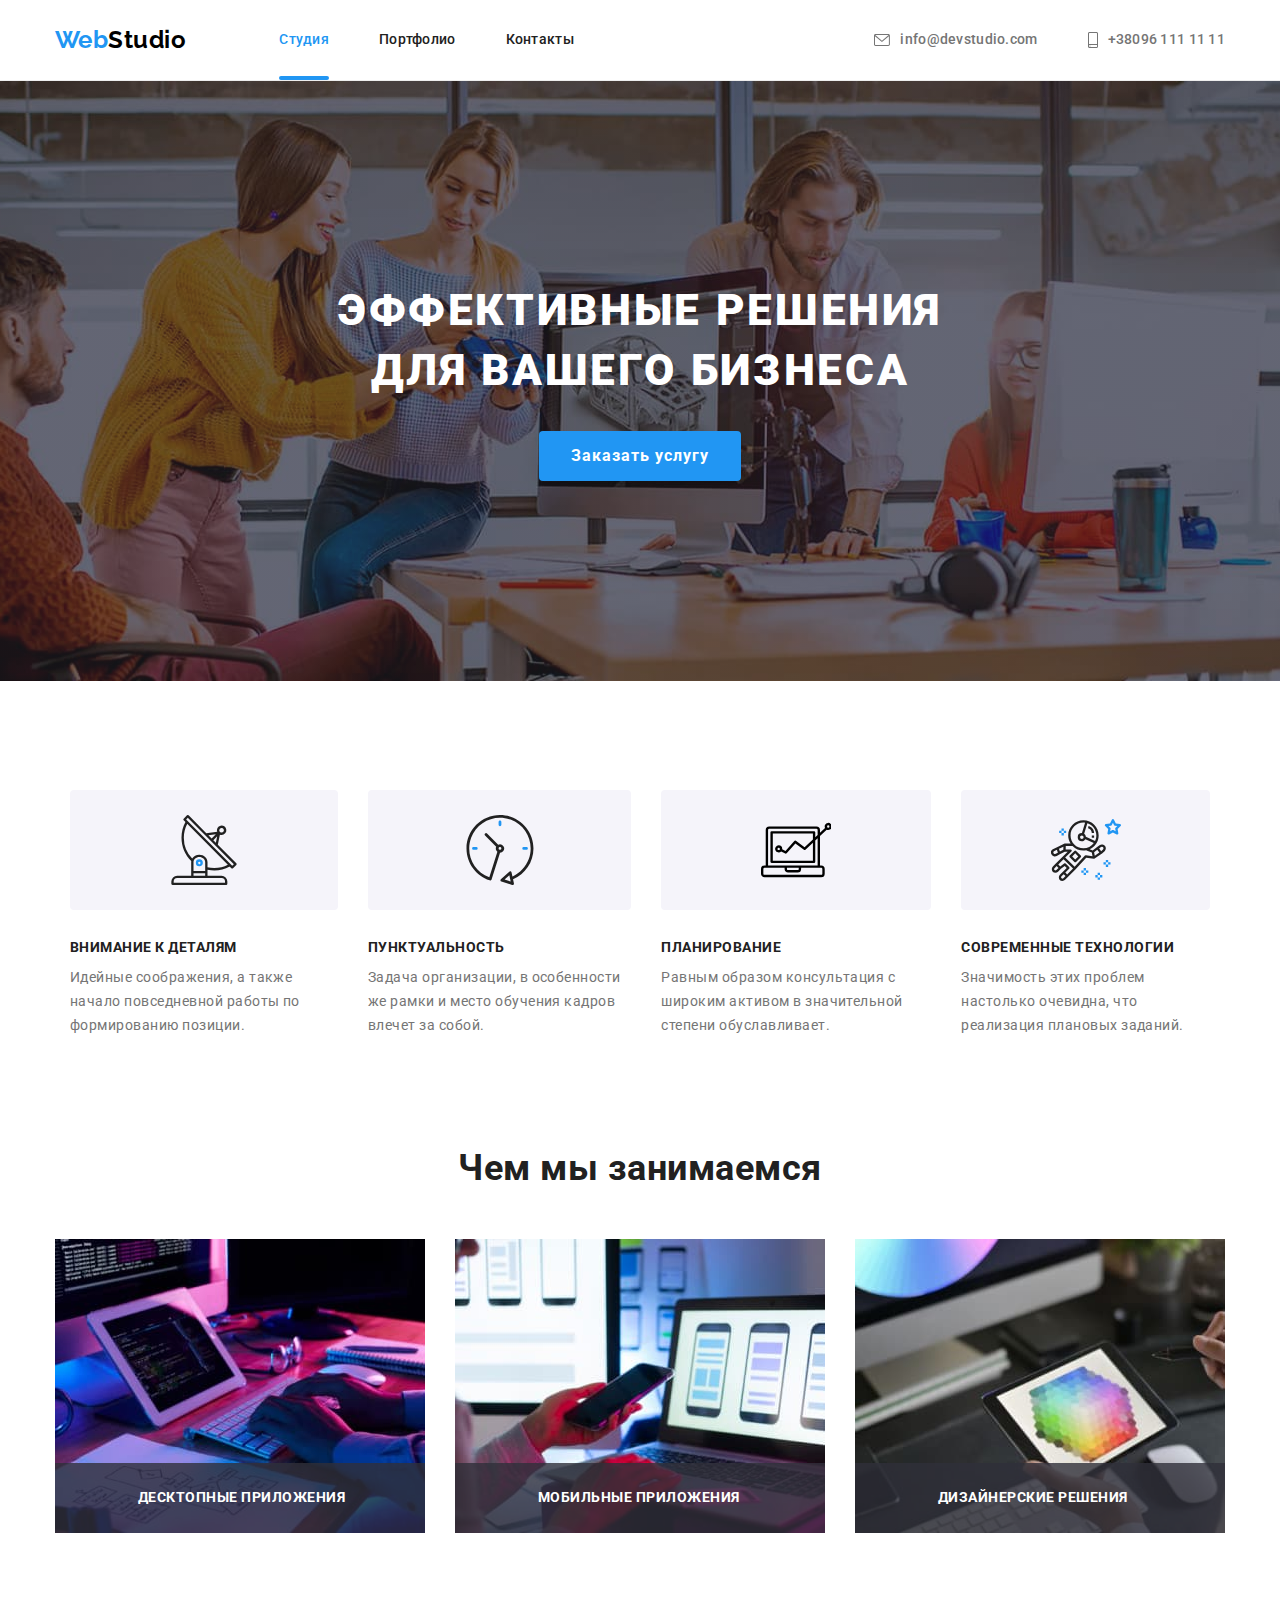
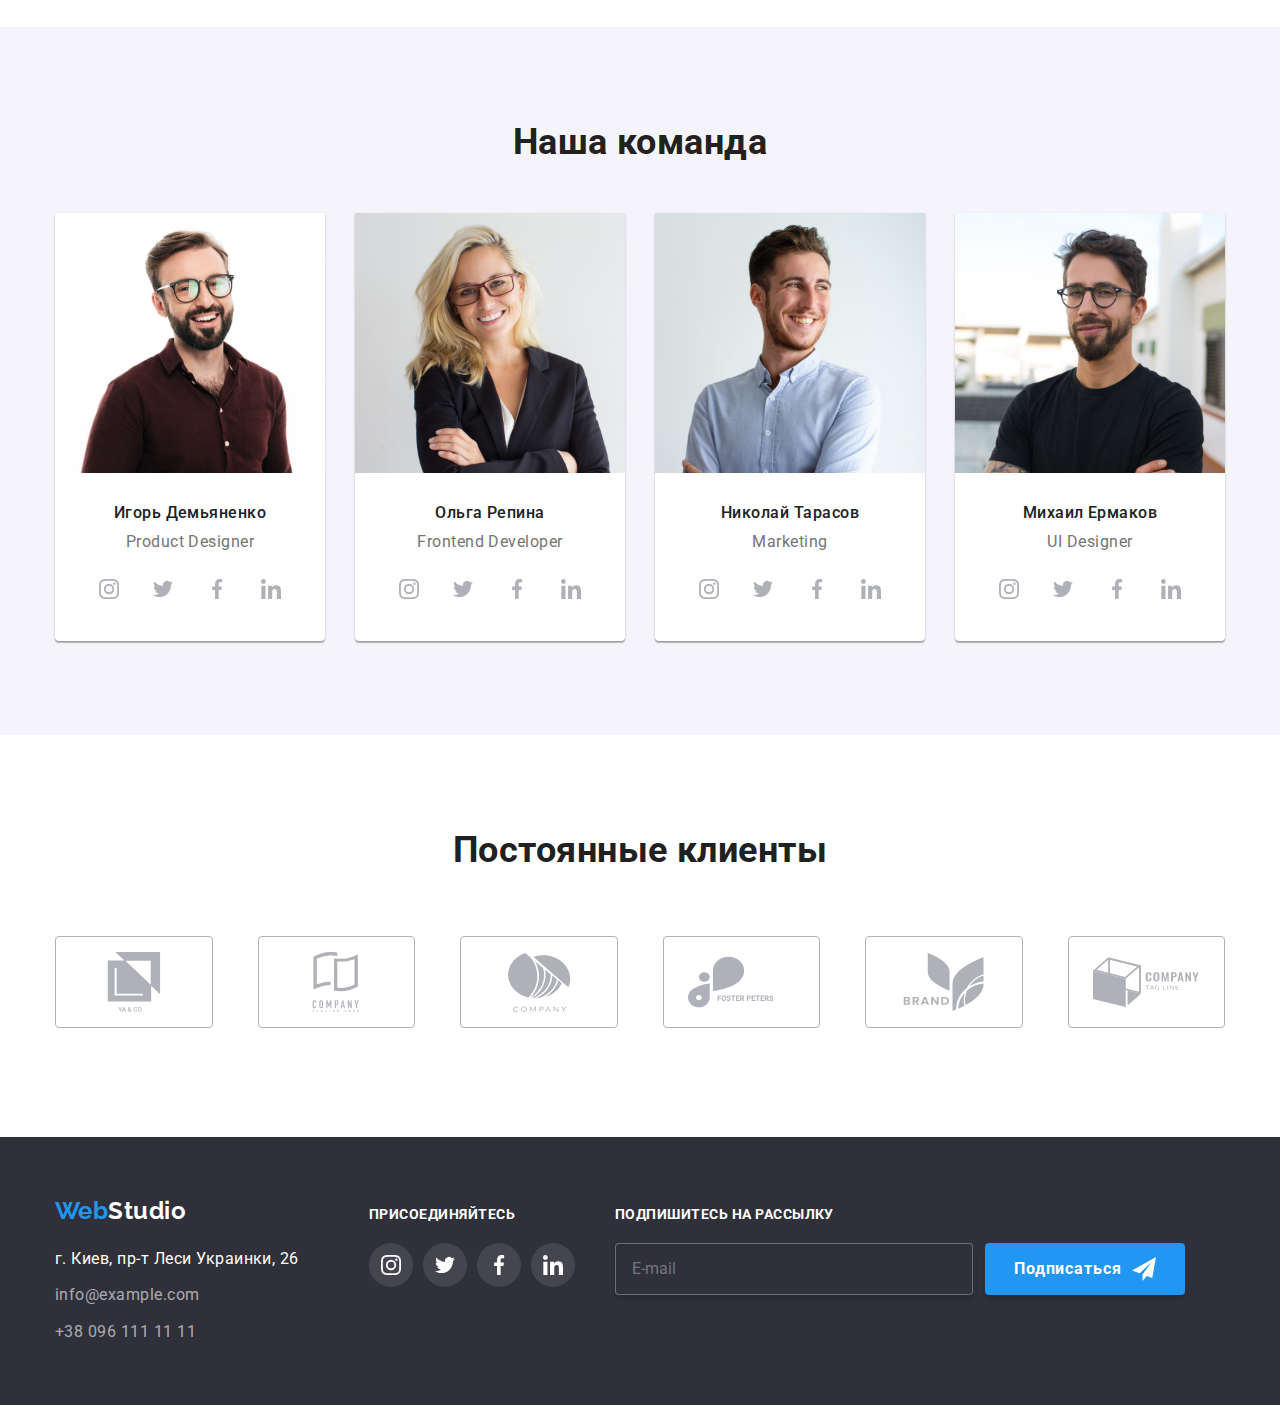
<file: index.html>
<!DOCTYPE html>
<html lang="ru">
  <head>
    <meta charset="utf-8" />
    <meta http-equiv="x-ua-compatible" content="ie=edge" />
    <meta name="viewport" content="width=device-width, initial-scale=1.0" />
    <title>WebStudio</title>
    <link rel="preconnect" href="https://fonts.googleapis.com" />
    <link rel="preconnect" href="https://fonts.gstatic.com" crossorigin />
    <link
      href="https://fonts.googleapis.com/css2?family=Raleway:wght@700&family=Roboto:wght@400;500;700;900&display=swap"
      rel="stylesheet"
    />
    <link
      rel="stylesheet"
      href="https://cdnjs.cloudflare.com/ajax/libs/modern-normalize/1.1.0/modern-normalize.min.css"
    />
    <link rel="stylesheet" href="./css/main.min.css" />
  </head>
  <body>
    <!--Шапка сайта. С логотипом и навигация-->
    <header class="header">
      <div class="container container--position">
        <div class="menu">
          <a href="./index.html" class="logo"><span class="logo__color">Web</span>Studio </a>
          <button
            type="button"
            class="menu__mobile-button"
            aria-expanded="false"
            aria-controls="menu-mobile"
            data-menu-button
          >
            <svg
              class="mobile-menu__icons"
              width="24"
              height="16"
              aria-label="Переключатель мобильного меню"
            >
              <use class="menu__icon-open" href="./images/icons/symbol-defs.svg#icon-menu"></use>
              <use class="menu__icon-close" href="./images/icons/symbol-defs.svg#icon-closes"></use>
            </svg>
          </button>

          <!--Контакты-->

          <div class="menu-mobile" id="menu-mobile" data-menu>
            <nav class="nav">
              <ul class="nav__list">
                <li class="nav__item">
                  <a href="#studio" class="nav__link nav__link--active">Студия</a>
                </li>
                <li class="nav__item">
                  <a href="./portfolio.html" class="nav__link">Портфолио</a>
                </li>
                <li class="nav__item"><a href="" class="nav__link">Контакты</a></li>
              </ul>
            </nav>

            <ul class="contact">
              <li class="contact__item">
                <a href="mailto:info@devstudio.com" class="contact__link">
                  <svg class="contact__icon" width="16" height="12">
                    <use href="./images/icons/symbol-defs.svg#icon-mail"></use>
                  </svg>
                  info@devstudio.com
                </a>
              </li>
              <li class="contact__item">
                <a href="tel:+380961111111" class="contact__link contact__link--tel">
                  <svg class="contact__icon" width="10" height="16">
                    <use href="./images/icons/symbol-defs.svg#icon-smartphone"></use>
                  </svg>
                  +38096 111 11 11
                </a>
              </li>
            </ul>

            <ul class="mobile-social__list">
              <li class="mobile-social__item">
                <a href="#" class="mobile-social__link">Instagram </a>
              </li>

              <li class="mobile-social__item">
                <a href="#" class="mobile-social__link">Twitter </a>
              </li>

              <li class="mobile-social__item">
                <a href="#" class="mobile-social__link">Facebook </a>
              </li>

              <li class="mobile-social__item">
                <a href="#" class="mobile-social__link">LinkedIn </a>
              </li>
            </ul>
          </div>
        </div>
      </div>
    </header>

    <main id="studio">
      <!--Герой-->

      <section class="hero">
        <div class="container">
          <h1 class="hero__title">Эффективные решения для вашего бизнеса</h1>
          <button data-modal-open type="button" class="button">Заказать услугу</button>
        </div>
      </section>

      <!--Проекты.-->
      <section class="section">
        <div class="container">
          <h2 class="hidden-title">Особенности</h2>
          <ul class="advantage">
            <li class="advantage__item">
              <div class="advantage__icon">
                <svg width="70" height="70">
                  <use href="./images/icons/symbol-defs.svg#icon-Antenna"></use>
                </svg>
              </div>
              <h3 class="title">Внимание к деталям</h3>
              <p class="advantage__text">
                Идейные соображения, а также начало повседневной работы по формированию позиции.
              </p>
            </li>
            <li class="advantage__item">
              <div class="advantage__icon">
                <svg width="70" height="70">
                  <use href="./images/icons/symbol-defs.svg#icon-Clock"></use>
                </svg>
              </div>
              <h3 class="title">Пунктуальность</h3>
              <p class="advantage__text">
                Задача организации, в особенности же рамки и место обучения кадров влечет за собой.
              </p>
            </li>
            <li class="advantage__item">
              <div class="advantage__icon">
                <svg width="70" height="70">
                  <use href="./images/icons/symbol-defs.svg#icon-Vector"></use>
                </svg>
              </div>
              <h3 class="title">Планирование</h3>
              <p class="advantage__text">
                Равным образом консультация с широким активом в значительной степени обуславливает.
              </p>
            </li>
            <li class="advantage__item">
              <div class="advantage__icon">
                <svg width="70" height="70">
                  <use href="./images/icons/symbol-defs.svg#icon-Astronaut"></use>
                </svg>
              </div>
              <h3 class="title">Современные технологии</h3>
              <p class="advantage__text">
                Значимость этих проблем настолько очевидна, что реализация плановых заданий.
              </p>
            </li>
          </ul>
        </div>
      </section>
      <!--Карточки проектов-->
      <section class="section section--no-padding">
        <div class="container">
          <h2 class="section--title">Чем мы занимаемся</h2>
          <ul class="cards-project">
            <li class="cards-project__item">
              <img
                src="./images/box1.jpg"
                srcset="./images/box1.jpg 1x, ./images/box1@2x.jpg 2x"
                alt="Создание структуры"
                width="370"
                height="294"
              />

              <div class="cards-project__thumb">
                <h3 class="title cards-project__title">Десктопные приложения</h3>
              </div>
            </li>
            <li class="cards-project__item">
              <img
                src="./images/box2.jpg"
                srcset="./images/box2.jpg 1x, ./images/box2@2x.jpg 2x"
                alt="Визуализация"
                width="370"
                height="294"
              />

              <div class="cards-project__thumb">
                <h3 class="title cards-project__title">Мобильные приложения</h3>
              </div>
            </li>
            <li class="cards-project__item">
              <img
                src="./images/box3.jpg"
                srcset="./images/box3.jpg 1x, ./images/box3@2x.jpg 2x"
                alt="Цветовая гамма"
                width="370"
                height="294"
              />

              <div class="cards-project__thumb">
                <h3 class="title cards-project__title">Дизайнерские решения</h3>
              </div>
            </li>
          </ul>
        </div>
      </section>

      <!--Команда-->
      <section class="section section--discolored">
        <div class="container">
          <h2 class="section--title">Наша команда</h2>
          <ul class="command">
            <li class="command__item">
              <picture>
                <source
                  srcset="./images/igor.jpg 1x, ./images/igorDesc2x.jpg 2x"
                  media="(min-width:1200px)"
                />
                <source
                  srcset="./images/igorTab1x.jpg 1x, ./images/igorTab2x.jpg 2x"
                  media="(min-width:768px)"
                />
                <source
                  srcset="./images/igorMob1x.jpg 1x, ./images/igorMob2x.jpg 2x"
                  media="(min-width:480px)"
                />
                <img src="./images/igor.jpg" alt="Игорь Демьяненко" height="260" />
              </picture>

              <div class="command__meta">
                <h3 class="command__title">Игорь Демьяненко</h3>
                <p class="command__text">Product Designer</p>

                <ul class="social-network">
                  <li class="social-network__item">
                    <a href="" class="social-link">
                      <svg class="social-link__icon" width="20" height="20">
                        <use href="./images/icons/symbol-defs.svg#icon-social-Instagram"></use>
                      </svg>
                    </a>
                  </li>
                  <li class="social-network__item">
                    <a href="" class="social-link">
                      <svg class="social-link__icon" width="20" height="20">
                        <use href="./images/icons/symbol-defs.svg#icon-social-Twitter"></use>
                      </svg>
                    </a>
                  </li>
                  <li class="social-network__item">
                    <a href="" class="social-link">
                      <svg class="social-link__icon" width="20" height="20">
                        <use href="./images/icons/symbol-defs.svg#icon-social-Facebook"></use>
                      </svg>
                    </a>
                  </li>
                  <li class="social-network__item">
                    <a href="" class="social-link">
                      <svg class="social-link__icon" width="20" height="20">
                        <use href="./images/icons/symbol-defs.svg#icon-social-LinkedIn"></use>
                      </svg>
                    </a>
                  </li>
                </ul>
              </div>
            </li>
            <li class="command__item">
              <picture>
                <source
                  srcset="./images/Olga.jpg 1x, ./images/OlgaDesc2x.jpg 2x"
                  media="(min-width:1200px)"
                />
                <source
                  srcset="./images/OlgaTab1x.jpg 1x, ./images/OlgaTab2x.jpg 2x"
                  media="(min-width:768px)"
                />
                <source
                  srcset="./images/OlgaMob1x.jpg 1x, ./images/OlgaMob@2x.jpg 2x"
                  media="(min-width:480px)"
                />
                <img src="./images/Olga.jpg" alt="Ольга Репина" height="260" />
              </picture>

              <div class="command__meta">
                <h3 class="command__title">Ольга Репина</h3>
                <p class="command__text">Frontend Developer</p>

                <ul class="social-network">
                  <li class="social-network__item">
                    <a href="" class="social-link">
                      <svg class="social-link__icon" width="20" height="20">
                        <use href="./images/icons/symbol-defs.svg#icon-social-Instagram"></use>
                      </svg>
                    </a>
                  </li>
                  <li class="social-network__item">
                    <a href="" class="social-link">
                      <svg class="social-link__icon" width="20" height="20">
                        <use href="./images/icons/symbol-defs.svg#icon-social-Twitter"></use>
                      </svg>
                    </a>
                  </li>
                  <li class="social-network__item">
                    <a href="" class="social-link">
                      <svg class="social-link__icon" width="20" height="20">
                        <use href="./images/icons/symbol-defs.svg#icon-social-Facebook"></use>
                      </svg>
                    </a>
                  </li>
                  <li class="social-network__item">
                    <a href="" class="social-link">
                      <svg class="social-link__icon" width="20" height="20">
                        <use href="./images/icons/symbol-defs.svg#icon-social-LinkedIn"></use>
                      </svg>
                    </a>
                  </li>
                </ul>
              </div>
            </li>
            <li class="command__item">
              <picture>
                <source
                  srcset="./images/Nicholas.jpg 1x, ./images/NicholasDesc2x.jpg 2x"
                  media="(min-width:1200px)"
                />
                <source
                  srcset="./images/NicholasTab1x.jpg 1x, ./images/NicholasTab2x.jpg 2x"
                  media="(min-width:768px)"
                />
                <source
                  srcset="./images/NicholasMob1x.jpg 1x, ./images/NicholasMob2x.jpg 2x"
                  media="(min-width:480px)"
                />
                <img src="./images/Nicholas.jpg" alt="Николай Тарасов" height="260" />
              </picture>

              <div class="command__meta">
                <h3 class="command__title">Николай Тарасов</h3>
                <p class="command__text">Marketing</p>

                <ul class="social-network">
                  <li class="social-network__item">
                    <a href="" class="social-link">
                      <svg class="social-link__icon" width="20" height="20">
                        <use href="./images/icons/symbol-defs.svg#icon-social-Instagram"></use>
                      </svg>
                    </a>
                  </li>
                  <li class="social-network__item">
                    <a href="" class="social-link">
                      <svg class="social-link__icon" width="20" height="20">
                        <use href="./images/icons/symbol-defs.svg#icon-social-Twitter"></use>
                      </svg>
                    </a>
                  </li>
                  <li class="social-network__item">
                    <a href="" class="social-link">
                      <svg class="social-link__icon" width="20" height="20">
                        <use href="./images/icons/symbol-defs.svg#icon-social-Facebook"></use>
                      </svg>
                    </a>
                  </li>
                  <li class="social-network__item">
                    <a href="" class="social-link">
                      <svg class="social-link__icon" width="20" height="20">
                        <use href="./images/icons/symbol-defs.svg#icon-social-LinkedIn"></use>
                      </svg>
                    </a>
                  </li>
                </ul>
              </div>
            </li>
            <li class="command__item">
              <picture>
                <source
                  srcset="./images/Michael.jpg 1x, ./images/MichaelDesc2x.jpg 2x"
                  media="(min-width:1200px)"
                />
                <source
                  srcset="./images/MichaelTab1x.jpg 1x, ./images/MichaelTab2x.jpg 2x"
                  media="(min-width:768px)"
                />
                <source
                  srcset="./images/MichaelMob1x.jpg 1x, ./images/MichaelMob2x.jpg 2x"
                  media="(min-width:480px)"
                />
                <img src="./images/Michael.jpg" alt="Михаил Ермаков" height="260" />
              </picture>

              <div class="command__meta">
                <h3 class="command__title">Михаил Ермаков</h3>
                <p class="command__text">UI Designer</p>

                <ul class="social-network">
                  <li class="social-network__item">
                    <a href="" class="social-link">
                      <svg class="social-link__icon" width="20" height="20">
                        <use href="./images/icons/symbol-defs.svg#icon-social-Instagram"></use>
                      </svg>
                    </a>
                  </li>
                  <li class="social-network__item">
                    <a href="" class="social-link">
                      <svg class="social-link__icon" width="20" height="20">
                        <use href="./images/icons/symbol-defs.svg#icon-social-Twitter"></use>
                      </svg>
                    </a>
                  </li>
                  <li class="social-network__item">
                    <a href="" class="social-link">
                      <svg class="social-link__icon" width="20" height="20">
                        <use href="./images/icons/symbol-defs.svg#icon-social-Facebook"></use>
                      </svg>
                    </a>
                  </li>
                  <li class="social-network__item">
                    <a href="" class="social-link">
                      <svg class="social-link__icon" width="20" height="20">
                        <use href="./images/icons/symbol-defs.svg#icon-social-LinkedIn"></use>
                      </svg>
                    </a>
                  </li>
                </ul>
              </div>
            </li>
          </ul>
        </div>
      </section>
      <!-- Клиенты -->
      <section class="section">
        <div class="container">
          <h2 class="section--title">Постоянные клиенты</h2>
          <ul class="client">
            <li class="client__item">
              <a href="#" class="client__link"
                ><svg class="client__logo" width="106" height="60">
                  <use href="./images/icons/symbol-defs.svg#icon-Yaco"></use>
                </svg>
              </a>
            </li>
            <li class="client__item">
              <a href="#" class="client__link"
                ><svg class="client__logo" width="106" height="60">
                  <use href="./images/icons/symbol-defs.svg#icon-TaglineHere"></use>
                </svg>
              </a>
            </li>
            <li class="client__item">
              <a href="#" class="client__link"
                ><svg class="client__logo" width="106" height="60">
                  <use href="./images/icons/symbol-defs.svg#icon-Compani"></use>
                </svg>
              </a>
            </li>
            <li class="client__item">
              <a href="#" class="client__link"
                ><svg class="client__logo" width="106" height="60">
                  <use href="./images/icons/symbol-defs.svg#icon-FosterPeter"></use>
                </svg>
              </a>
            </li>
            <li class="client__item">
              <a href="#" class="client__link"
                ><svg class="client__logo" width="106" height="60">
                  <use href="./images/icons/symbol-defs.svg#icon-Brand"></use>
                </svg>
              </a>
            </li>
            <li class="client__item">
              <a href="#" class="client__link"
                ><svg class="client__logo" width="106" height="60">
                  <use href="./images/icons/symbol-defs.svg#icon-TagLine"></use>
                </svg>
              </a>
            </li>
          </ul>
        </div>
      </section>
    </main>
    <!--Футер-->
    <footer class="footer">
      <div class="container footer__container">
        <div class="footer__adress-block">
          <a href="./index.html" class="logo logo--white">
            <span class="logo__color">Web</span>Studio
          </a>
          <address>
            <ul class="address">
              <li class="address__item">
                <a
                  href="https://goo.gl/maps/zXmNazpMUdunzP9r6"
                  target="_blank"
                  rel="noreferrer noopener"
                  class="address__link"
                >
                  г. Киев, пр-т Леси Украинки, 26
                </a>
              </li>
              <li class="address__item">
                <a href="mailto:info@example.com" class="address__link address__link--white"
                  >info@example.com</a
                >
              </li>
              <li class="address__item">
                <a href="tel:+380961111111" class="address__link address__link--white"
                  >+38 096 111 11 11</a
                >
              </li>
            </ul>
          </address>
        </div>
        <div class="footer__group">
          <b class="title footer__title">Присоединяйтесь</b>
          <ul class="social-network">
            <li class="social-network__item">
              <a href="#" class="social-link footer__link--greey"
                ><svg class="social-link__icon footer__icon" width="20" height="20">
                  <use href="./images/icons/symbol-defs.svg#icon-footer-Instagram"></use>
                </svg>
              </a>
            </li>
            <li class="social-network__item">
              <a href="#" class="social-link footer__link--greey"
                ><svg class="social-link__icon footer__icon" width="20" height="20">
                  <use href="./images/icons/symbol-defs.svg#icon-footer-Twitter"></use>
                </svg>
              </a>
            </li>
            <li class="social-network__item">
              <a href="#" class="social-link footer__link--greey"
                ><svg class="social-link__icon footer__icon" width="20" height="20">
                  <use href="./images/icons/symbol-defs.svg#icon-footer-Facebook"></use>
                </svg>
              </a>
            </li>
            <li class="social-network__item">
              <a href="#" class="social-link footer__link--greey"
                ><svg class="social-link__icon footer__icon" width="20" height="20">
                  <use href="./images/icons/symbol-defs.svg#icon-footer-LinkedIn"></use>
                </svg>
              </a>
            </li>
          </ul>
        </div>
        <div class="footer__form">
          <b class="title footer__title">Подпишитесь на рассылку</b>
          <form class="footer__position">
            <input class="footer__input" type="email" name="e-mail" placeholder="E-mail" />

            <button type="submit" class="button footer__btn">
              Подписаться
              <svg width="24" height="24" class="footer__svg">
                <use href="./images/icons/symbol-defs.svg#icon-flay"></use>
              </svg>
            </button>
          </form>
        </div>
      </div>
    </footer>
    <div data-modal class="backdrop is-hidden">
      <div class="modal">
        <button data-modal-close type="button" class="modal__button-close">
          <svg width="18" height="18">
            <use href="./images/icons/symbol-defs.svg#icon-close-black"></use>
          </svg>
        </button>
        <h2 class="modal__title">Оставьте свои данные, мы вам перезвоним</h2>
        <form autocomplete="on" class="form">
          <label class="form__label">
            Имя*
            <input type="text" name="name" class="form__input" required />

            <svg class="form__icon" width="12" height="12">
              <use href="./images/icons/symbol-defs.svg#icon-name"></use>
            </svg>
          </label>

          <label class="form__label">
            Телефон*
            <input type="tel" name="tel" class="form__input" required />

            <svg class="form__icon" width="13" height="13">
              <use href="./images/icons/symbol-defs.svg#icon-tel"></use>
            </svg>
          </label>

          <label class="form__label">
            Почта
            <input type="email" name="mail" class="form__input" />

            <svg class="form__icon" width="15" height="12">
              <use href="./images/icons/symbol-defs.svg#icon-email"></use>
            </svg>
          </label>

          <label class="form__label"
            >Комментарий
            <textarea
              class="form__input form__textarea"
              name="comment"
              placeholder="Введите текст"
            ></textarea>
          </label>

          <label class="label-check">
            <input
              class="label-check__checkbox"
              type="checkbox"
              name="checkbox"
              value="Условия договора"
            />

            <svg class="label-check__icon" width="16" height="15">
              <use href="./images/icons/symbol-defs.svg#icon-check"></use>
            </svg>

            Соглашаюсь с рассылкой и принимаю
            <a href="#" class="label-check__link">Условия договора</a>
          </label>

          <button type="submit" class="button label-check__button">Отправить</button>
        </form>
      </div>
    </div>
    <!-- Скрипт -->
    <script src="./js/mobile-menu.js"></script>
    <script src="./js/modal.js"></script>
  </body>
</html>
</file>
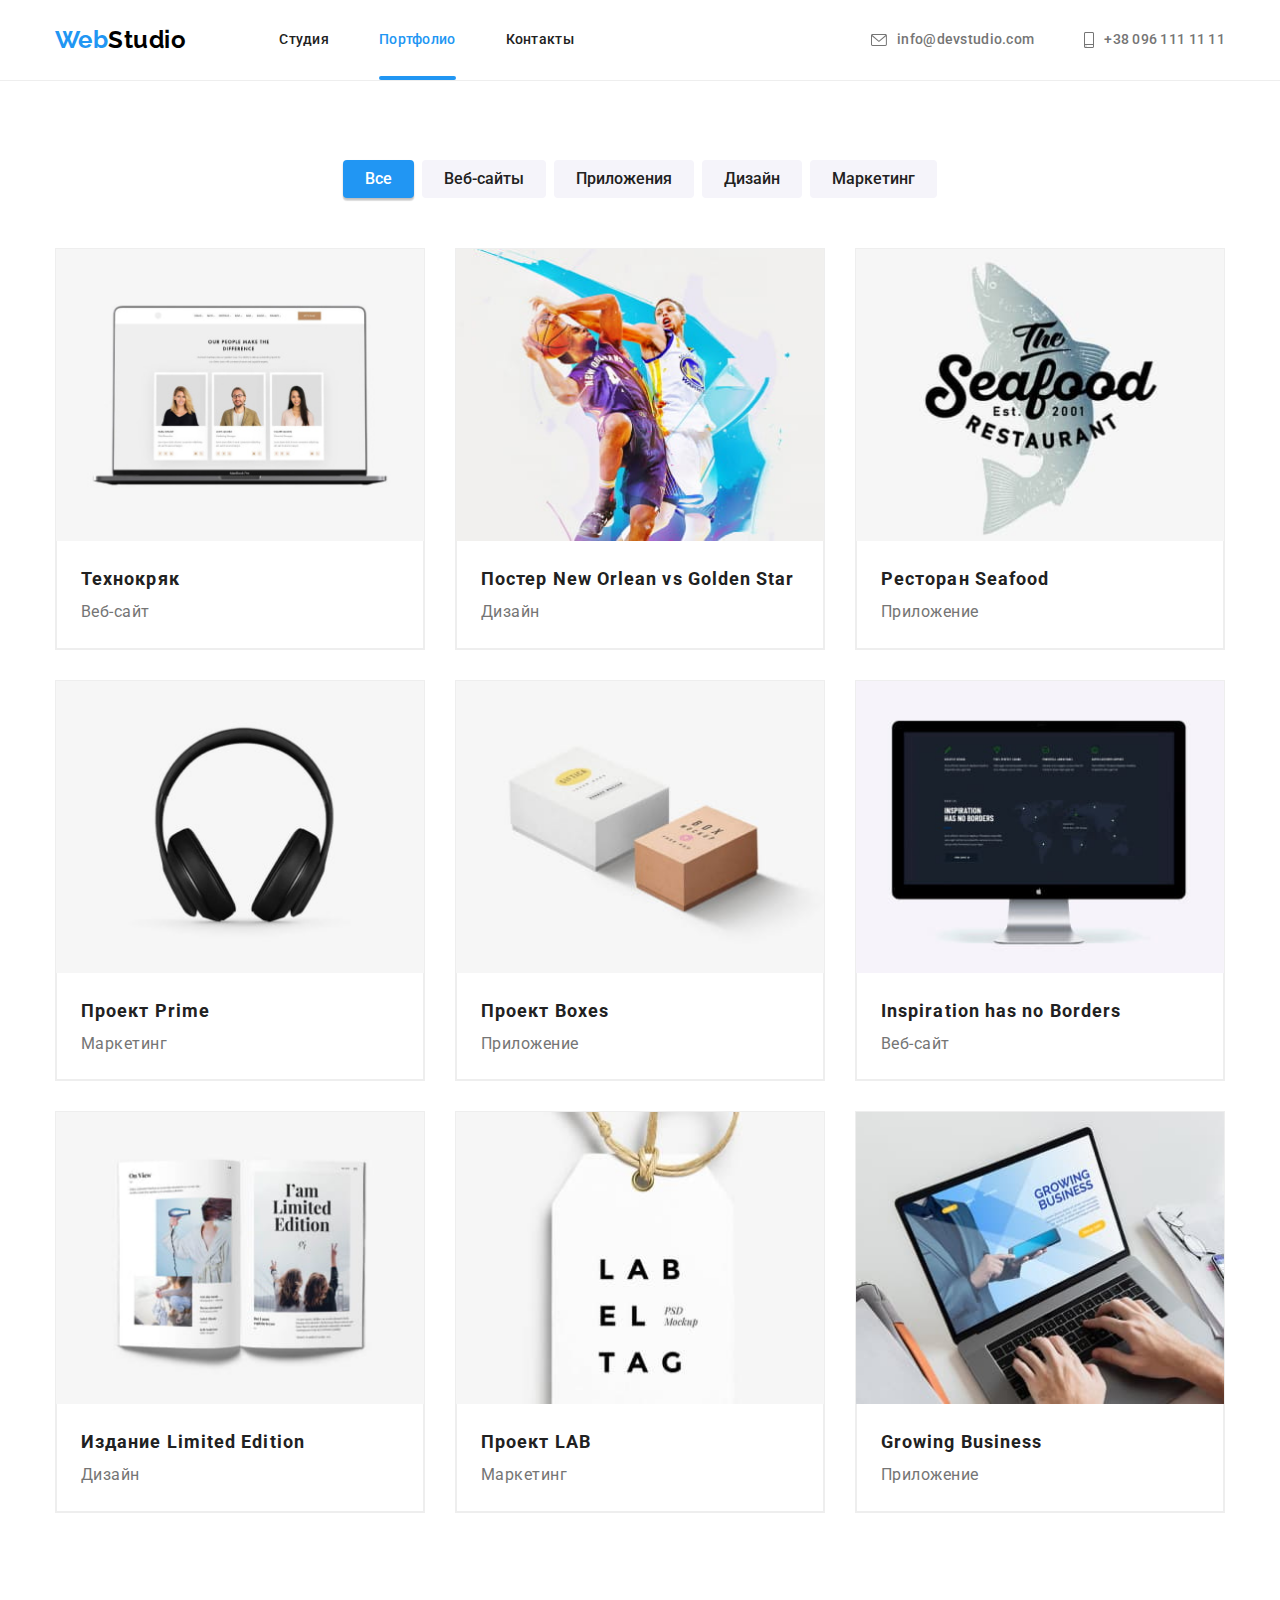
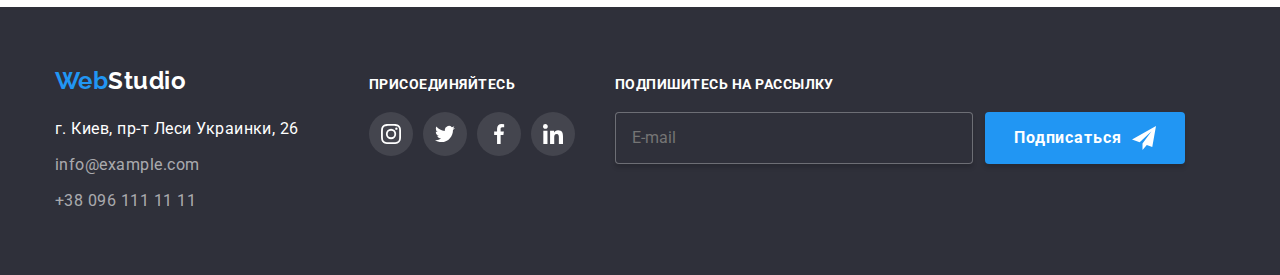
<file: portfolio.html>
<!DOCTYPE html>
<html lang="ru">
  <head>
    <meta charset="UTF-8" />
    <meta http-equiv="X-UA-Compatible" content="IE=edge" />
    <meta name="viewport" content="width=device-width, initial-scale=1.0" />
    <title>Портфолио</title>
    <link rel="preconnect" href="https://fonts.googleapis.com" />
    <link rel="preconnect" href="https://fonts.gstatic.com" crossorigin />
    <link
      href="https://fonts.googleapis.com/css2?family=Raleway:wght@700&family=Roboto:wght@400;500;700;900&display=swap"
      rel="stylesheet"
    />
    <link
      rel="stylesheet"
      href="hhttps://cdnjs.cloudflare.com/ajax/libs/modern-normalize/1.1.0/modern-normalize.min.css"
    />
    <link rel="stylesheet" href="./css/main.min.css" />
  </head>
  <body class="modal-open">
    <header class="header">
      <div class="container container--position">
        <div class="menu">
          <a href="./index.html" class="logo"><span class="logo__color">Web</span>Studio </a>
          <button
            type="button"
            class="menu__mobile-button"
            aria-expanded="false"
            aria-controls="menu-mobile"
            data-menu-button
          >
            <svg
              class="mobile-menu__icons"
              width="24"
              height="16"
              aria-label="Переключатель мобильного меню"
            >
              <use class="menu__icon-open" href="./images/icons/symbol-defs.svg#icon-menu"></use>
              <use class="menu__icon-close" href="./images/icons/symbol-defs.svg#icon-closes"></use>
            </svg>
          </button>

          <!--Контакты-->

          <div class="menu-mobile" id="menu-mobile" data-menu>
            <nav class="nav">
              <ul class="nav__list">
                <li class="nav__item">
                  <a href="./index.html#studio" class="nav__link">Студия</a>
                </li>
                <li class="nav__item">
                  <a href="#portfolio" class="nav__link nav__link--active">Портфолио</a>
                </li>
                <li class="nav__item"><a href="" class="nav__link">Контакты</a></li>
              </ul>
            </nav>

            <ul class="contact">
              <li class="contact__item">
                <a href="mailto:info@devstudio.com" class="contact__link">
                  <svg class="contact__icon" width="16" height="12">
                    <use href="./images/icons/symbol-defs.svg#icon-mail"></use>
                  </svg>
                  info@devstudio.com
                </a>
              </li>
              <li class="contact__item">
                <a href="tel:+380961111111" class="contact__link contact__link--tel">
                  <svg class="contact__icon" width="10" height="16">
                    <use href="./images/icons/symbol-defs.svg#icon-smartphone"></use>
                  </svg>
                  +38 096 111 11 11
                </a>
              </li>
            </ul>

            <ul class="mobile-social__list">
              <li class="mobile-social__item">
                <a href="#" class="mobile-social__link">Instagram </a>
              </li>

              <li class="mobile-social__item">
                <a href="#" class="mobile-social__link">Twitter </a>
              </li>

              <li class="mobile-social__item">
                <a href="#" class="mobile-social__link">Facebook </a>
              </li>

              <li class="mobile-social__item">
                <a href="#" class="mobile-social__link">LinkedIn </a>
              </li>
            </ul>
          </div>
        </div>
      </div>
    </header>
    <!--Портфолио-->
    <main id="portfolio">
      <!--Кнопки в портфолио-->
      <section class="section">
        <div class="container">
          <h1 class="hidden-title">Портфолио</h1>
          <ul class="portfolio-button">
            <li class="portfolio-button__item">
              <button type="button" class="portfolio-button--active portfolio-button__btn">
                Все
              </button>
            </li>
            <li class="portfolio-button__item">
              <button type="button" class="portfolio-button__btn">Веб-сайты</button>
            </li>
            <li class="portfolio-button__item">
              <button type="button" class="portfolio-button__btn">Приложения</button>
            </li>
            <li class="portfolio-button__item">
              <button type="button" class="portfolio-button__btn">Дизайн</button>
            </li>
            <li class="portfolio-button__item">
              <button type="button" class="portfolio-button__btn">Маркетинг</button>
            </li>
          </ul>

          <!--Проекты портфолио-->

          <ul class="project">
            <li class="project__item">
              <a href="#" class="project__link">
                <div class="portfolio-thumb">
                  <picture>
                    <source
                      srcset="
                        ./images/portfolio/technoquackMob1x.jpg 1x,
                        ./images/portfolio/technoquackMob2x.jpg 2x
                      "
                      media="(max-width: 767px)"
                    />
                    <source
                      srcset="
                        ./images/portfolio/technoquackTab1x.jpg 1x,
                        ./images/portfolio/technoquackTab2x.jpg 2x
                      "
                      media="(max-width: 1199px)"
                    />
                    <source
                      srcset="
                        ./images/portfolio/technoquack.jpg       1x,
                        ./images/portfolio/technoquackDesc2x.jpg 2x
                      "
                      media="(min-width: 1200px)"
                    />

                    <img src="./images/portfolio/technoquack.jpg" alt="Технокряк" height="294" />
                  </picture>

                  <p class="portfolio-thumb__text-hover">
                    Ресурс предлагает комплексные предложения с разным уровнем функционала и
                    сервисов. Все это позволит посетителю получить исчерпывающие сведения о компании
                    или частном лице.
                  </p>
                </div>
                <div class="portfolio-thumb__containers">
                  <h2 class="portfolio-thumb__title">Технокряк</h2>
                  <p class="portfolio-thumb__text">Веб-сайт</p>
                </div>
              </a>
            </li>

            <li class="project__item">
              <a href="#" class="project__link">
                <div class="portfolio-thumb">
                  <picture>
                    <source
                      srcset="
                        ./images/portfolio/NewOrleanVSGoldenStarMob1x.jpg 1x,
                        ./images/portfolio/NewOrleanVSGoldenStarMob2x.jpg 2x
                      "
                      media="(max-width: 767px)"
                    />
                    <source
                      srcset="
                        ./images/portfolio/NewOrleanVSGoldenStarTab1x.jpg 1x,
                        ./images/portfolio/NewOrleanVSGoldenStarTab2x.jpg 2x
                      "
                      media="(max-width: 1199px)"
                    />

                    <source
                      srcset="
                        ./images/portfolio/NewOrleanVSGoldenStar.jpg       1x,
                        ./images/portfolio/NewOrleanVSGoldenStarDesc2x.jpg 2x
                      "
                      media="(min-width:1200px)"
                    />
                    <img
                      src="./images/portfolio/NewOrleanVSGoldenStar.jpg"
                      alt="Постер New Orlean vs Golden Star"
                      height="294"
                    />
                  </picture>

                  <p class="portfolio-thumb__text-hover">
                    Ресурс предлагает комплексные предложения с разным уровнем функционала и
                    сервисов. Все это позволит посетителю получить исчерпывающие сведения о компании
                    или частном лице.
                  </p>
                </div>
                <div class="portfolio-thumb__containers">
                  <h2 class="portfolio-thumb__title">Постер New Orlean vs Golden Star</h2>
                  <p class="portfolio-thumb__text">Дизайн</p>
                </div>
              </a>
            </li>

            <li class="project__item">
              <a href="#" class="project__link">
                <div class="portfolio-thumb">
                  <picture>
                    <source
                      srcset="
                        ./images/portfolio/SeafoodMob1x.jpg 1x,
                        ./images/portfolio/SeafoodMob2x.jpg 2x
                      "
                      media="(max-width: 767px)"
                    />
                    <source
                      srcset="
                        ./images/portfolio/SeafoodTab1x.jpg 1x,
                        ./images/portfolio/SeafoodTab2x.jpg 2x
                      "
                      media="(max-width: 1199px)"
                    />

                    <source
                      srcset="
                        ./images/portfolio/Seafood.jpg       1x,
                        ./images/portfolio/SeafoodDesc2x.jpg 2x
                      "
                      media="(min-width:1200px)"
                    />
                    <img src="./images/portfolio/Seafood.jpg" alt="Ресторан Seafood" height="294" />
                  </picture>

                  <p class="portfolio-thumb__text-hover">
                    Ресурс предлагает комплексные предложения с разным уровнем функционала и
                    сервисов. Все это позволит посетителю получить исчерпывающие сведения о компании
                    или частном лице.
                  </p>
                </div>
                <div class="portfolio-thumb__containers">
                  <h2 class="portfolio-thumb__title">Ресторан Seafood</h2>
                  <p class="portfolio-thumb__text">Приложение</p>
                </div>
              </a>
            </li>

            <li class="project__item">
              <a href="#" class="project__link">
                <div class="portfolio-thumb">
                  <picture>
                    <source
                      srcset="
                        ./images/portfolio/PrimeMob1x.jpg 1x,
                        ./images/portfolio/PrimeMob2x.jpg 2x
                      "
                      media="(max-width: 767px)"
                    />
                    <source
                      srcset="
                        ./images/portfolio/PrimeTab1x.jpg 1x,
                        ./images/portfolio/PrimeTab2x.jpg 2x
                      "
                      media="(max-width: 1199px)"
                    />

                    <source
                      srcset="
                        ./images/portfolio/Prime.jpg       1x,
                        ./images/portfolio/PrimeDesc2x.jpg 2x
                      "
                      media="(min-width:1200px)"
                    />
                    <img src="./images/portfolio/Prime.jpg" alt="Проект Prime" height="294" />
                  </picture>

                  <p class="portfolio-thumb__text-hover">
                    Ресурс предлагает комплексные предложения с разным уровнем функционала и
                    сервисов. Все это позволит посетителю получить исчерпывающие сведения о компании
                    или частном лице.
                  </p>
                </div>
                <div class="portfolio-thumb__containers">
                  <h2 class="portfolio-thumb__title">Проект Prime</h2>
                  <p class="portfolio-thumb__text">Маркетинг</p>
                </div>
              </a>
            </li>

            <li class="project__item">
              <a href="#" class="project__link">
                <div class="portfolio-thumb">
                  <picture>
                    <source
                      srcset="
                        ./images/portfolio/BoxesMob1x.jpg 1x,
                        ./images/portfolio/BoxesMob2x.jpg 2x
                      "
                      media="(max-width: 767px)"
                    />
                    <source
                      srcset="
                        ./images/portfolio/BoxesTab1x.jpg 1x,
                        ./images/portfolio/BoxesTab2x.jpg 2x
                      "
                      media="(max-width: 1199px)"
                    />

                    <source
                      srcset="
                        ./images/portfolio/Boxes.jpg       1x,
                        ./images/portfolio/BoxesDesc2x.jpg 2x
                      "
                      media="(min-width:1200px)"
                    />
                    <img src="./images/portfolio/Boxes.jpg" alt="Проект Boxes" height="294" />
                  </picture>

                  <p class="portfolio-thumb__text-hover">
                    Ресурс предлагает комплексные предложения с разным уровнем функционала и
                    сервисов. Все это позволит посетителю получить исчерпывающие сведения о компании
                    или частном лице.
                  </p>
                </div>
                <div class="portfolio-thumb__containers">
                  <h2 class="portfolio-thumb__title">Проект Boxes</h2>
                  <p class="portfolio-thumb__text">Приложение</p>
                </div>
              </a>
            </li>

            <li class="project__item">
              <a href="#" class="project__link">
                <div class="portfolio-thumb">
                  <picture>
                    <source
                      srcset="
                        ./images/portfolio/InspirationHasNoBordersMob1x.jpg 1x,
                        ./images/portfolio/InspirationHasNoBordersMob2x.jpg 2x
                      "
                      media="(max-width: 767px)"
                    />
                    <source
                      srcset="
                        ./images/portfolio/InspirationHasNoBordersTab1x.jpg 1x,
                        ./images/portfolio/InspirationHasNoBordersTab2x.jpg 2x
                      "
                      media="(max-width: 1199px)"
                    />

                    <source
                      srcset="
                        ./images/portfolio/InspirationHasNoBorders.jpg       1x,
                        ./images/portfolio/InspirationHasNoBordersDesc2x.jpg 2x
                      "
                      media="(min-width:1200px)"
                    />
                    <img
                      src="./images/portfolio//InspirationHasNoBorders.jpg"
                      alt="Inspiration has no Borders"
                      height="294"
                    />
                  </picture>

                  <p class="portfolio-thumb__text-hover">
                    Ресурс предлагает комплексные предложения с разным уровнем функционала и
                    сервисов. Все это позволит посетителю получить исчерпывающие сведения о компании
                    или частном лице.
                  </p>
                </div>
                <div class="portfolio-thumb__containers">
                  <h2 class="portfolio-thumb__title">Inspiration has no Borders</h2>
                  <p class="portfolio-thumb__text">Веб-сайт</p>
                </div>
              </a>
            </li>

            <li class="project__item">
              <a href="#" class="project__link">
                <div class="portfolio-thumb">
                  <picture>
                    <source
                      srcset="
                        ./images/portfolio/LimitedEditionMob1x.jpg 1x,
                        ./images/portfolio/LimitedEditionMob2x.jpg 2x
                      "
                      media="(max-width: 767px)"
                    />
                    <source
                      srcset="
                        ./images/portfolio/LimitedEditionTab1x.jpg 1x,
                        ./images/portfolio/LimitedEditionTab2x.jpg 2x
                      "
                      media="(max-width: 1199px)"
                    />

                    <source
                      srcset="
                        ./images/portfolio/LimitedEdition.jpg       1x,
                        ./images/portfolio/LimitedEditionDesc2x.jpg 2x
                      "
                      media="(min-width:1200px)"
                    />
                    <img
                      src="./images/portfolio/LimitedEdition.jpg"
                      alt="Издание Limited Edition"
                      height="294"
                    />
                  </picture>

                  <p class="portfolio-thumb__text-hover">
                    Ресурс предлагает комплексные предложения с разным уровнем функционала и
                    сервисов. Все это позволит посетителю получить исчерпывающие сведения о компании
                    или частном лице.
                  </p>
                </div>
                <div class="portfolio-thumb__containers">
                  <h2 class="portfolio-thumb__title">Издание Limited Edition</h2>
                  <p class="portfolio-thumb__text">Дизайн</p>
                </div>
              </a>
            </li>

            <li class="project__item">
              <a href="#" class="project__link">
                <div class="portfolio-thumb">
                  <picture>
                    <source
                      srcset="
                        ./images/portfolio/LABMob1x.jpg 1x,
                        ./images/portfolio/LABMob2x.jpg 2x
                      "
                      media="(max-width: 767px)"
                    />
                    <source
                      srcset="
                        ./images/portfolio/LABTab1x.jpg 1x,
                        ./images/portfolio/LABTab2x.jpg 2x
                      "
                      media="(max-width: 1199px)"
                    />

                    <source
                      srcset="./images/portfolio/LAB.jpg 1x, ./images/portfolio/LABDesc2x.jpg 2x"
                      media="(min-width:1200px)"
                    />
                    <img src="./images/portfolio/LAB.jpg" alt="Проект LAB" height="294" />
                  </picture>

                  <p class="portfolio-thumb__text-hover">
                    Ресурс предлагает комплексные предложения с разным уровнем функционала и
                    сервисов. Все это позволит посетителю получить исчерпывающие сведения о компании
                    или частном лице.
                  </p>
                </div>
                <div class="portfolio-thumb__containers">
                  <h2 class="portfolio-thumb__title">Проект LAB</h2>
                  <p class="portfolio-thumb__text">Маркетинг</p>
                </div>
              </a>
            </li>

            <li class="project__item">
              <a href="#" class="project__link">
                <div class="portfolio-thumb">
                  <picture>
                    <source
                      srcset="
                        ./images/portfolio/GrowingBusinessMob1x.jpg 1x,
                        ./images/portfolio/GrowingBusinessMob2x.jpg 2x
                      "
                      media="(max-width: 767px)"
                    />
                    <source
                      srcset="
                        ./images/portfolio/GrowingBusinessTab1x.jpg 1x,
                        ./images/portfolio/GrowingBusinessTab2x.jpg 2x
                      "
                      media="(max-width: 1199px)"
                    />

                    <source
                      srcset="
                        ./images/portfolio/GrowingBusiness.jpg       1x,
                        ./images/portfolio/GrowingBusinessDesc2x.jpg 2x
                      "
                      media="(min-width:1200px)"
                    />
                    <img
                      class="portfolio-thumb__img"
                      src="./images/portfolio/GrowingBusiness.jpg"
                      alt="Growing Business"
                      height="294"
                    />
                  </picture>

                  <p class="portfolio-thumb__text-hover">
                    Ресурс предлагает комплексные предложения с разным уровнем функционала и
                    сервисов. Все это позволит посетителю получить исчерпывающие сведения о компании
                    или частном лице.
                  </p>
                </div>
                <div class="portfolio-thumb__containers">
                  <h2 class="portfolio-thumb__title">Growing Business</h2>
                  <p class="portfolio-thumb__text">Приложение</p>
                </div>
              </a>
            </li>
          </ul>
        </div>
      </section>
    </main>

    <!--Футер-->
    <footer class="footer">
      <div class="container footer__container">
        <div class="footer__adress-block">
          <a href="./index.html" class="logo logo--white">
            <span class="logo__color">Web</span>Studio
          </a>
          <address>
            <ul class="address">
              <li class="address__item">
                <a
                  href="https://goo.gl/maps/zXmNazpMUdunzP9r6"
                  target="_blank"
                  rel="noreferrer noopener"
                  class="address__link"
                >
                  г. Киев, пр-т Леси Украинки, 26
                </a>
              </li>
              <li class="address__item">
                <a href="mailto:info@example.com" class="address__link address__link--white"
                  >info@example.com</a
                >
              </li>
              <li class="address__item">
                <a href="tel:+380961111111" class="address__link address__link--white"
                  >+38 096 111 11 11</a
                >
              </li>
            </ul>
          </address>
        </div>
        <div class="footer__group">
          <b class="title footer__title">Присоединяйтесь</b>
          <ul class="social-network">
            <li class="social-network__item">
              <a href="#" class="social-link footer__link--greey"
                ><svg class="social-link__icon footer__icon" width="20" height="20">
                  <use href="./images/icons/symbol-defs.svg#icon-footer-Instagram"></use>
                </svg>
              </a>
            </li>
            <li class="social-network__item">
              <a href="#" class="social-link footer__link--greey"
                ><svg class="social-link__icon footer__icon" width="20" height="20">
                  <use href="./images/icons/symbol-defs.svg#icon-footer-Twitter"></use>
                </svg>
              </a>
            </li>
            <li class="social-network__item">
              <a href="#" class="social-link footer__link--greey"
                ><svg class="social-link__icon footer__icon" width="20" height="20">
                  <use href="./images/icons/symbol-defs.svg#icon-footer-Facebook"></use>
                </svg>
              </a>
            </li>
            <li class="social-network__item">
              <a href="#" class="social-link footer__link--greey"
                ><svg class="social-link__icon footer__icon" width="20" height="20">
                  <use href="./images/icons/symbol-defs.svg#icon-footer-LinkedIn"></use>
                </svg>
              </a>
            </li>
          </ul>
        </div>
        <div class="footer__form">
          <b class="title footer__title">Подпишитесь на рассылку</b>
          <form class="footer__position">
            <input class="footer__input" type="email" name="e-mail" placeholder="E-mail" />

            <button type="submit" class="button footer__btn">
              Подписаться
              <svg width="24" height="24" class="footer__svg">
                <use href="./images/icons/symbol-defs.svg#icon-flay"></use>
              </svg>
            </button>
          </form>
        </div>
      </div>
    </footer>

    <script src="./js/mobile-menu.js"></script>
  </body>
</html>
</file>
<file: css/main.min.css>
.project,.portfolio-button,.client,.social-network,.command,.advantage,.mobile-social__list,.contact,.nav__list{margin:0;padding:0;list-style:none}.hidden-title{position:absolute;width:1px;height:1px;margin:-1px;border:0;padding:0;white-space:nowrap;-webkit-clip-path:inset(100%);clip-path:inset(100%);clip:rect(0 0 0 0);overflow:hidden}body{margin:0;color:#757575;font-family:"Roboto",sans-serif;letter-spacing:.03em;background:#fff;overflow-x:hidden}img{display:block;max-width:100%;height:auto}.container{margin-left:auto;margin-right:auto;padding-left:15px;padding-right:15px;max-width:480px}@media(min-width: 768px){.container{max-width:768px}}@media(min-width: 1200px){.container{min-width:1200px}}.section{padding:60px 0}.section--title{margin-top:0;margin-bottom:30px;font-weight:700;font-size:28px;line-height:1.18;text-align:center;color:#212121}@media screen and (min-width: 1200px){.section--title{margin-bottom:50px;font-size:36px;line-height:1.17}}.section--discolored{background-color:#f5f4fa}@media screen and (min-width: 1200px){.section{padding-top:94px;padding-bottom:94px}}@media screen and (min-width: 1200px){.section--no-padding{padding-top:0}}@media screen and (max-width: 1199px){.section--no-padding{display:none}}.header{position:relative;border-bottom:1px solid #eee}.logo{font-family:"Raleway",sans-serif;color:#000;text-decoration:none;font-weight:700;font-size:24px;line-height:1.17;padding-top:16px;padding-bottom:16px}.logo__color{color:#2196f3}.logo--white{display:inline-block;margin-bottom:20px;padding:0;color:#fff}.nav{display:block;-webkit-box-flex:1;-ms-flex-positive:1;flex-grow:1}@media screen and (min-width: 768px){.nav{display:-webkit-box;display:-ms-flexbox;display:flex;-webkit-box-align:center;-ms-flex-align:center;align-items:center}}.nav__list{display:block;text-decoration:none;z-index:20}@media screen and (min-width: 768px){.nav__list{display:-webkit-box;display:-ms-flexbox;display:flex;z-index:0;margin-left:88px}}@media screen and (min-width: 1200px){.nav__list{margin-left:93px}}.nav__item:not(:last-child){margin-bottom:32px}@media screen and (min-width: 768px){.nav__item:not(:last-child){margin-right:50px;margin-bottom:0}}.nav__link{position:relative;display:block;color:#212121;text-decoration:none;font-weight:500;font-size:40px;line-height:1.18;letter-spacing:.02em;-webkit-transition:color 250ms cubic-bezier(0.4, 0, 0.2, 1);transition:color 250ms cubic-bezier(0.4, 0, 0.2, 1)}@media screen and (min-width: 768px){.nav__link{font-size:14px;line-height:1.14;text-align:center;padding-top:32px;padding-bottom:32px}}.nav__link:hover,.nav__link:focus{color:#2196f3}.nav__link--active{color:#2196f3}@media screen and (min-width: 768px){.nav__link--active::after{position:absolute;bottom:0;left:0;content:"";width:100%;border:2px solid #2196f3;border-radius:2px;background-color:#2196f3}}.contact{display:block}@media screen and (max-width: 767px){.contact{display:-webkit-box;display:-ms-flexbox;display:flex;-webkit-box-orient:vertical;-webkit-box-direction:reverse;-ms-flex-direction:column-reverse;flex-direction:column-reverse;margin-bottom:64px}}@media screen and (min-width: 768px)and (max-width: 1199px){.contact{display:-webkit-box;display:-ms-flexbox;display:flex;-webkit-box-orient:vertical;-webkit-box-direction:normal;-ms-flex-direction:column;flex-direction:column;margin-left:auto;-webkit-box-pack:center;-ms-flex-pack:center;justify-content:center}}@media screen and (min-width: 1200px){.contact{display:-webkit-box;display:-ms-flexbox;display:flex;-webkit-box-pack:center;-ms-flex-pack:center;justify-content:center;-webkit-box-align:center;-ms-flex-align:center;align-items:center}}.contact__item{position:relative;margin-left:0}.contact__item:not(:last-child){margin-top:32px}@media screen and (min-width: 768px){.contact__item{display:-webkit-box;display:-ms-flexbox;display:flex;-webkit-box-align:center;-ms-flex-align:center;align-items:center}}@media screen and (min-width: 768px)and (max-width: 1199px){.contact__item:not(:last-child){margin-top:0;margin-bottom:10px}}@media screen and (min-width: 1200px){.contact__item:not(:last-child){margin-right:50px;margin-bottom:0;margin-top:0}}.contact__link{-webkit-box-align:center;-ms-flex-align:center;align-items:center;color:#757575;text-decoration:none;font-weight:500;font-size:34px;line-height:1.18;letter-spacing:.02em;-webkit-transition:color 250ms cubic-bezier(0.4, 0, 0.2, 1);transition:color 250ms cubic-bezier(0.4, 0, 0.2, 1)}.contact__link:hover,.contact__link:focus{color:#2196f3}@media screen and (min-width: 320px)and (max-width: 479px){.contact__link{font-size:25px}}@media screen and (min-width: 768px){.contact__link{display:-webkit-box;display:-ms-flexbox;display:flex;-webkit-box-align:center;-ms-flex-align:center;align-items:center;font-size:14px;line-height:1.14}}@media screen and (min-width: 1200px){.contact__link{padding-top:32px;padding-bottom:32px}}.contact__link::after{position:absolute;left:0;bottom:0;content:"";width:100%;background-color:#2196f3;-webkit-transform:scaleX(0);transform:scaleX(0);-webkit-transition:border 250ms cubic-bezier(0.4, 0, 0.2, 1),border-radius 250ms cubic-bezier(0.4, 0, 0.2, 1),-webkit-transform 250ms cubic-bezier(0.4, 0, 0.2, 1);transition:border 250ms cubic-bezier(0.4, 0, 0.2, 1),border-radius 250ms cubic-bezier(0.4, 0, 0.2, 1),-webkit-transform 250ms cubic-bezier(0.4, 0, 0.2, 1);transition:transform 250ms cubic-bezier(0.4, 0, 0.2, 1),border 250ms cubic-bezier(0.4, 0, 0.2, 1),border-radius 250ms cubic-bezier(0.4, 0, 0.2, 1);transition:transform 250ms cubic-bezier(0.4, 0, 0.2, 1),border 250ms cubic-bezier(0.4, 0, 0.2, 1),border-radius 250ms cubic-bezier(0.4, 0, 0.2, 1),-webkit-transform 250ms cubic-bezier(0.4, 0, 0.2, 1)}.contact__link:hover::after{-webkit-transform:scaleX(1);transform:scaleX(1);border:2px solid #2196f3;border-radius:2px}.contact__link--tel{color:#2196f3}@media screen and (min-width: 768px){.contact__link--tel{color:#757575}}.contact__icon{display:none}@media screen and (min-width: 768px){.contact__icon{display:block;margin-right:10px;fill:currentColor;cursor:pointer}}@media screen and (min-width: 320px){.menu{display:-webkit-box;display:-ms-flexbox;display:flex;-webkit-box-align:center;-ms-flex-align:center;align-items:center;-webkit-box-pack:justify;-ms-flex-pack:justify;justify-content:space-between}}.menu-mobile{display:none}@media screen and (max-width: 767px){.menu-mobile{position:fixed;top:0;left:0;bottom:0;right:0;width:100%;max-height:100%;padding:48px 40px;margin:0;background-color:#fff;z-index:10}.menu-mobile.is-open{display:-webkit-box;display:-ms-flexbox;display:flex;-webkit-box-orient:vertical;-webkit-box-direction:normal;-ms-flex-direction:column;flex-direction:column;-webkit-box-pack:justify;-ms-flex-pack:justify;justify-content:space-between}}@media screen and (min-width: 768px){.menu-mobile{display:-webkit-box;display:-ms-flexbox;display:flex;margin-left:auto;margin-right:auto;width:768px;-webkit-box-pack:justify;-ms-flex-pack:justify;justify-content:space-between;-webkit-box-align:center;-ms-flex-align:center;align-items:center}}@media screen and (min-width: 1200px){.menu-mobile{width:1200px}}@media screen and (max-width: 767px){.mobile-social__list{display:-webkit-box;display:-ms-flexbox;display:flex;-webkit-box-align:center;-ms-flex-align:center;align-items:center}}@media screen and (min-width: 768px){.mobile-social__list{display:none}}.mobile-social__item:not(:first-child){padding-left:10px}.mobile-social__item:not(:last-child){padding-right:10px;border-right:1px solid rgba(33,33,33,.2)}.mobile-social__link{color:#2196f3;text-decoration:none;font-weight:500;font-size:18px;line-height:1.22;letter-spacing:.02em}@media screen and (min-width: 320px)and (max-width: 479px){.mobile-social__link{font-size:12px}}.menu__mobile-button{border:none;background-color:rgba(0,0,0,0)}.menu__mobile-button.is-open{z-index:30;position:fixed;top:10px;right:15px}.menu__mobile-button.is-open .menu__icon-open{display:none}.menu__mobile-button.is-open .menu__icon-close{display:block}.menu__mobile-button .menu__icon-close{display:none}@media screen and (min-width: 768px){.menu__mobile-button{display:none}}.mobile-menu__icons{width:40px;height:40px;fill:currentColor}.mobile-menu__icons:hover,.mobile-menu__icons:focus{fill:#2196f3}@media screen and (min-width: 768px){.mobile-menu__icons{display:none}}.hero{-webkit-box-align:center;-ms-flex-align:center;align-items:center;color:#fff;background:#2f303a;text-align:center;padding-top:118px;padding-bottom:118px;line-height:1.62;margin-left:auto;margin-right:auto;background-image:-webkit-gradient(linear, left bottom, left top, from(rgba(47, 48, 58, 0.4)), to(rgba(47, 48, 58, 0.4))),url("../images/background/hero-mobil1x.jpg");background-image:linear-gradient(to top, rgba(47, 48, 58, 0.4), rgba(47, 48, 58, 0.4)),url("../images/background/hero-mobil1x.jpg");background-repeat:no-repeat;background-position:center;background-size:cover}@media(min-device-pixel-radio: 2),(-webkit-min-device-pixel-ratio: 2),(min-resolution: 2dppx){.hero{background-image:-webkit-gradient(linear, left bottom, left top, from(rgba(47, 48, 58, 0.4)), to(rgba(47, 48, 58, 0.4))),url("../images/background/hero-mobil@2x.jpg");background-image:linear-gradient(to top, rgba(47, 48, 58, 0.4), rgba(47, 48, 58, 0.4)),url("../images/background/hero-mobil@2x.jpg")}}@media screen and (min-width: 768px){.hero{background-image:-webkit-gradient(linear, left bottom, left top, from(rgba(47, 48, 58, 0.4)), to(rgba(47, 48, 58, 0.4))),url("../images/background/hero-tablet1x.jpg");background-image:linear-gradient(to top, rgba(47, 48, 58, 0.4), rgba(47, 48, 58, 0.4)),url("../images/background/hero-tablet1x.jpg")}}@media screen and (min-width: 768px)and (min-device-pixel-radio: 2),screen and (min-width: 768px)and (-webkit-min-device-pixel-ratio: 2),screen and (min-width: 768px)and (min-resolution: 2dppx){.hero{background-image:-webkit-gradient(linear, left bottom, left top, from(rgba(47, 48, 58, 0.4)), to(rgba(47, 48, 58, 0.4))),url("../images/background/hero-tablet@2x.jpg");background-image:linear-gradient(to top, rgba(47, 48, 58, 0.4), rgba(47, 48, 58, 0.4)),url("../images/background/hero-tablet@2x.jpg")}}@media screen and (min-width: 1200px){.hero{max-width:1600px;padding-top:200px;padding-bottom:200px;line-height:1.36;background-image:-webkit-gradient(linear, left bottom, left top, from(rgba(47, 48, 58, 0.4)), to(rgba(47, 48, 58, 0.4))),url("../images/background/hero.jpg");background-image:linear-gradient(to top, rgba(47, 48, 58, 0.4), rgba(47, 48, 58, 0.4)),url("../images/background/hero.jpg")}}@media screen and (min-width: 1200px)and (min-device-pixel-radio: 2),screen and (min-width: 1200px)and (-webkit-min-device-pixel-ratio: 2),screen and (min-width: 1200px)and (min-resolution: 2dppx){.hero{background-image:-webkit-gradient(linear, left bottom, left top, from(rgba(47, 48, 58, 0.4)), to(rgba(47, 48, 58, 0.4))),url("../images/background/hero-Desc@2x.jpg");background-image:linear-gradient(to top, rgba(47, 48, 58, 0.4), rgba(47, 48, 58, 0.4)),url("../images/background/hero-Desc@2x.jpg")}}.hero__title{margin-top:0;margin-bottom:30px;margin-left:auto;margin-right:auto;letter-spacing:.06em;text-transform:uppercase;font-weight:900}@media screen and (min-width: 480px)and (max-width: 1199px){.hero__title{max-width:360px;font-size:26px}}@media screen and (min-width: 1200px){.hero__title{max-width:696px;font-size:44px}}.button{min-width:200px;padding:10px 32px;border:0 solid rgba(0,0,0,0);border-radius:4px;font-family:inherit;color:#fff;background-color:#2196f3;-webkit-box-shadow:0px 4px 4px rgba(0,0,0,.15);box-shadow:0px 4px 4px rgba(0,0,0,.15);font-weight:700;font-size:16px;line-height:1.88;cursor:pointer;letter-spacing:.06em;-webkit-transition:background-color 250ms cubic-bezier(0.4, 0, 0.2, 1);transition:background-color 250ms cubic-bezier(0.4, 0, 0.2, 1)}.button:hover,.button:hover{background-color:#188ce8}.advantage{display:block;margin:0 auto;text-align:center}@media screen and (min-width: 768px)and (max-width: 1199px){.advantage{display:-webkit-box;display:-ms-flexbox;display:flex;-ms-flex-wrap:wrap;flex-wrap:wrap;margin:-15px;text-align:start}}@media screen and (min-width: 1200px){.advantage{text-align:start;display:-webkit-box;display:-ms-flexbox;display:flex}}.advantage__item{max-width:450px}@media screen and (min-width: 320px)and (max-width: 767px){.advantage__item:not(:last-child){margin-bottom:30px}}@media screen and (min-width: 768px){.advantage__item{max-width:354px;margin:15px}}@media screen and (min-width: 1200px){.advantage__item{max-width:270px}}.advantage__icon{display:-webkit-box;display:-ms-flexbox;display:flex;-webkit-box-pack:center;-ms-flex-pack:center;justify-content:center;-webkit-box-align:center;-ms-flex-align:center;align-items:center;max-width:450px;height:120px;border-radius:4px;margin-bottom:30px;background-color:#f5f4fa}.advantage__text{margin-top:10px;margin-bottom:0;color:#757575;font-size:14px;line-height:1.71;text-align:left}.title{margin-top:0;margin-bottom:0;font-weight:700;font-size:14px;line-height:1.14;text-transform:uppercase;color:#212121}.cards-project{display:-webkit-box;display:-ms-flexbox;display:flex;padding-left:0;margin-top:0;margin-bottom:0;list-style:none}.cards-project__item{position:relative}.cards-project__item:not(:last-child){margin-right:30px}.cards-project__thumb{position:absolute;bottom:0;left:0;width:370px;height:70px;background-color:rgba(47,48,58,.8)}.cards-project__title{position:absolute;bottom:27px;left:83px;margin:0;color:#fff}.command{display:block}@media screen and (min-width: 768px){.command{display:-webkit-box;display:-ms-flexbox;display:flex;-ms-flex-wrap:wrap;flex-wrap:wrap;-webkit-box-pack:center;-ms-flex-pack:center;justify-content:center;margin:-15px}}@media screen and (min-width: 1200px){.command{display:-webkit-box;display:-ms-flexbox;display:flex;-ms-flex-wrap:nowrap;flex-wrap:nowrap;-webkit-box-pack:center;-ms-flex-pack:center;justify-content:center}}.command__item{-webkit-box-shadow:0px 1px 3px rgba(0,0,0,.12),0px 1px 1px rgba(0,0,0,.14),0px 2px 1px rgba(0,0,0,.2);box-shadow:0px 1px 3px rgba(0,0,0,.12),0px 1px 1px rgba(0,0,0,.14),0px 2px 1px rgba(0,0,0,.2);border-radius:0px 0px 4px 4px;background:#fff}@media screen and (min-width: 768px){.command__item{margin:15px}}.command__item:not(:last-child){margin-bottom:30px}@media screen and (min-width: 768px){.command__item:not(:last-child){margin:15px}}.command__meta{padding-top:30px;padding-bottom:24px;text-align:center}@media screen and (min-width: 1200px){.command__meta{padding:30px}}.command__title{margin-top:0;margin-bottom:10px;font-weight:500;font-size:16px;line-height:1.19;color:#212121}.command__text{margin-top:0;margin-bottom:16px;color:#757575;font-size:16px;line-height:1.19}.social-network{display:-webkit-box;display:-ms-flexbox;display:flex;-webkit-box-pack:center;-ms-flex-pack:center;justify-content:center}.social-network__item:not(:last-child){margin-right:10px}.social-link{display:-webkit-box;display:-ms-flexbox;display:flex;-webkit-box-pack:center;-ms-flex-pack:center;justify-content:center;-webkit-box-align:center;-ms-flex-align:center;align-items:center;width:44px;height:44px;border-radius:50%;-webkit-transition:background-color 250ms cubic-bezier(0.4, 0, 0.2, 1);transition:background-color 250ms cubic-bezier(0.4, 0, 0.2, 1)}.social-link:hover,.social-link:focus{background-color:#2196f3}.social-link__icon{fill:#afb1b8;-webkit-transition:fill 250ms cubic-bezier(0.4, 0, 0.2, 1);transition:fill 250ms cubic-bezier(0.4, 0, 0.2, 1)}.social-link:hover .social-link__icon,.social-link:focus .social-link__icon{fill:#fff}.client{display:-webkit-box;display:-ms-flexbox;display:flex;-ms-flex-wrap:wrap;flex-wrap:wrap;margin:-15px}@media screen and (min-width: 1200px){.client{-ms-flex-wrap:nowrap;flex-wrap:nowrap;-webkit-box-pack:center;-ms-flex-pack:center;justify-content:center;-webkit-box-align:center;-ms-flex-align:center;align-items:center;margin-top:0;margin-bottom:0}}.client__item{width:calc((100% - 60px)/2);margin:15px}@media screen and (min-width: 768px)and (max-width: 1199px){.client__item{width:calc((100% - 90px)/3)}}.client__item:not(:last-child){margin-right:15px}@media screen and (min-width: 1200px){.client__item:not(:last-child){margin-right:30px}}.client__link{display:-webkit-box;display:-ms-flexbox;display:flex;-webkit-box-pack:center;-ms-flex-pack:center;justify-content:center;-webkit-box-align:center;-ms-flex-align:center;align-items:center;height:92px;border:1px solid #afb1b8;border-radius:4px;-webkit-transition:border 250ms cubic-bezier(0.4, 0, 0.2, 1);transition:border 250ms cubic-bezier(0.4, 0, 0.2, 1)}.client__link:hover,.client__link:focus{border:1px solid #2196f3}.client__logo{fill:#afb1b8;-webkit-transition:fill 250ms cubic-bezier(0.4, 0, 0.2, 1);transition:fill 250ms cubic-bezier(0.4, 0, 0.2, 1)}.client__link:hover .client__logo,.client__link:focus .client__logo{fill:#2196f3}.portfolio-button{display:-webkit-box;display:-ms-flexbox;display:flex;-ms-flex-wrap:wrap;flex-wrap:wrap;-webkit-box-pack:start;-ms-flex-pack:start;justify-content:start;margin-top:-15px;margin-bottom:40px}@media screen and (min-width: 768px){.portfolio-button{margin-bottom:50px;-webkit-box-pack:center;-ms-flex-pack:center;justify-content:center}}.portfolio-button__item{margin-top:15px}@media screen and (min-width: 768px){.portfolio-button__item{margin-top:0}}.portfolio-button__item:not(:last-child){margin-right:8px}.portfolio-button__btn{padding:6px 22px;border-radius:4px;border:0 solid rgba(0,0,0,0);color:#212121;background-color:#f5f4fa;font-family:inherit;font-weight:500;font-size:16px;line-height:1.63;cursor:pointer;-webkit-transition-property:background-color,color,-webkit-box-shadow;transition-property:background-color,color,-webkit-box-shadow;transition-property:background-color,color,box-shadow;transition-property:background-color,color,box-shadow,-webkit-box-shadow;-webkit-transition-duration:250ms;transition-duration:250ms;-webkit-transition-timing-function:cubic-bezier(0.4, 0, 0.2, 1);transition-timing-function:cubic-bezier(0.4, 0, 0.2, 1)}.portfolio-button__btn:hover,.portfolio-button__btn:focus{color:#fff;background-color:#2196f3;-webkit-box-shadow:0px 3px 1px rgba(0,0,0,.1),0px 1px 2px rgba(0,0,0,.08),0px 2px 2px rgba(0,0,0,.12);box-shadow:0px 3px 1px rgba(0,0,0,.1),0px 1px 2px rgba(0,0,0,.08),0px 2px 2px rgba(0,0,0,.12)}.portfolio-button--active{color:#fff;background-color:#2196f3;-webkit-box-shadow:0px 3px 1px rgba(0,0,0,.1),0px 1px 2px rgba(0,0,0,.08),0px 2px 2px rgba(0,0,0,.12);box-shadow:0px 3px 1px rgba(0,0,0,.1),0px 1px 2px rgba(0,0,0,.08),0px 2px 2px rgba(0,0,0,.12)}.project{display:-webkit-box;display:-ms-flexbox;display:flex;-ms-flex-wrap:wrap;flex-wrap:wrap;gap:30px}.project__item{-webkit-box-flex:100%;-ms-flex:100%;flex:100%;max-width:450px}@media screen and (min-width: 768px){.project__item{max-width:354px;-webkit-box-flex:calc(50% - 30px);-ms-flex:calc(50% - 30px);flex:calc(50% - 30px)}}@media screen and (min-width: 1200px){.project__item{max-width:370px;-webkit-box-flex:calc(33% - 60px);-ms-flex:calc(33% - 60px);flex:calc(33% - 60px)}}.project__link{display:-webkit-box;display:-ms-flexbox;display:flex;-webkit-box-orient:vertical;-webkit-box-direction:normal;-ms-flex-direction:column;flex-direction:column;height:100%;border:1px solid #eee;text-decoration:none;-webkit-transition:-webkit-box-shadow 250ms cubic-bezier(0.4, 0, 0.2, 1);transition:-webkit-box-shadow 250ms cubic-bezier(0.4, 0, 0.2, 1);transition:box-shadow 250ms cubic-bezier(0.4, 0, 0.2, 1);transition:box-shadow 250ms cubic-bezier(0.4, 0, 0.2, 1), -webkit-box-shadow 250ms cubic-bezier(0.4, 0, 0.2, 1)}.project__link:hover,.project__link:focus{-webkit-box-shadow:0px 1px 1px rgba(0,0,0,.12),0px 4px 4px rgba(0,0,0,.06),1px 4px 6px rgba(0,0,0,.16);box-shadow:0px 1px 1px rgba(0,0,0,.12),0px 4px 4px rgba(0,0,0,.06),1px 4px 6px rgba(0,0,0,.16)}.portfolio-thumb{position:relative;overflow:hidden}.portfolio-thumb__text-hover{position:absolute;top:0;left:0;display:-webkit-box;display:-ms-flexbox;display:flex;-webkit-box-align:center;-ms-flex-align:center;align-items:center;height:100%;margin:0;padding:0 24px;font-size:18px;line-height:1.56;color:#fff;text-align:left;opacity:0;visibility:hidden;-webkit-transform:translatey(100%);transform:translatey(100%);-webkit-transition:background-color 250ms cubic-bezier(0.4, 0, 0.2, 1),opacity 250ms cubic-bezier(0.4, 0, 0.2, 1),visibility 250ms cubic-bezier(0.4, 0, 0.2, 1),-webkit-transform 250ms cubic-bezier(0.4, 0, 0.2, 1);transition:background-color 250ms cubic-bezier(0.4, 0, 0.2, 1),opacity 250ms cubic-bezier(0.4, 0, 0.2, 1),visibility 250ms cubic-bezier(0.4, 0, 0.2, 1),-webkit-transform 250ms cubic-bezier(0.4, 0, 0.2, 1);transition:transform 250ms cubic-bezier(0.4, 0, 0.2, 1),background-color 250ms cubic-bezier(0.4, 0, 0.2, 1),opacity 250ms cubic-bezier(0.4, 0, 0.2, 1),visibility 250ms cubic-bezier(0.4, 0, 0.2, 1);transition:transform 250ms cubic-bezier(0.4, 0, 0.2, 1),background-color 250ms cubic-bezier(0.4, 0, 0.2, 1),opacity 250ms cubic-bezier(0.4, 0, 0.2, 1),visibility 250ms cubic-bezier(0.4, 0, 0.2, 1),-webkit-transform 250ms cubic-bezier(0.4, 0, 0.2, 1)}.project__link:hover .portfolio-thumb__text-hover{-webkit-transform:translatey(0);transform:translatey(0);background-color:rgba(33,150,243,.9);opacity:1;visibility:visible}@media screen and (min-width: 320px)and (max-width: 479px){.portfolio-thumb__text-hover{font-size:15px}}.portfolio-thumb__containers{display:-webkit-box;display:-ms-flexbox;display:flex;-webkit-box-orient:vertical;-webkit-box-direction:normal;-ms-flex-direction:column;flex-direction:column;-webkit-box-flex:1;-ms-flex-positive:1;flex-grow:1;padding:20px 24px;border:1px solid #eee;border-top:0}.portfolio-thumb__title{margin:0;color:#212121;font-weight:700;font-size:18px;line-height:2;letter-spacing:.06em}.portfolio-thumb__text{margin:0;color:#757575;font-size:16px;line-height:1.88}.footer{display:-webkit-box;display:-ms-flexbox;display:flex;-webkit-box-pack:center;-ms-flex-pack:center;justify-content:center;-webkit-box-align:center;-ms-flex-align:center;align-items:center;padding-top:60px;padding-bottom:60px;background-color:#2f303a;text-align:center}@media screen and (min-width: 1200px){.footer{text-align:left}}.footer__container{display:block}@media screen and (min-width: 768px){.footer__container{display:-webkit-inline-box;display:-ms-inline-flexbox;display:inline-flex;-ms-flex-wrap:wrap;flex-wrap:wrap;-webkit-box-align:baseline;-ms-flex-align:baseline;align-items:baseline}}@media screen and (min-width: 1200px){.footer__container{margin:0}}.footer__adress-block{-webkit-box-orient:vertical;-webkit-box-direction:normal;-ms-flex-direction:column;flex-direction:column;margin-bottom:60px}@media screen and (min-width: 768px)and (max-width: 1199px){.footer__adress-block{display:inline-block;margin-left:76px;margin-right:165px;margin-bottom:60px}}@media screen and (min-width: 1200px){.footer__adress-block{margin-bottom:0}}.footer__group{-webkit-box-orient:vertical;-webkit-box-direction:normal;-ms-flex-direction:column;flex-direction:column;-webkit-box-align:start;-ms-flex-align:start;align-items:flex-start}@media screen and (max-width: 767px){.footer__group{display:block;text-align:center;margin-bottom:60px}}@media screen and (min-width: 1200px){.footer__group{margin-left:70px}}.footer__title{display:block;margin-bottom:20px;color:#fff}.footer__link--greey{background-color:rgba(255,255,255,.1)}.footer__icon{fill:#fff}.footer__form{max-width:450px}@media screen and (min-width: 320px)and (max-width: 767px){.footer__form{display:-webkit-box;display:-ms-flexbox;display:flex;-webkit-box-orient:vertical;-webkit-box-direction:normal;-ms-flex-direction:column;flex-direction:column}}@media screen and (min-width: 768px){.footer__form{margin-left:auto;margin-right:auto}}@media screen and (min-width: 1200px){.footer__form{max-width:570px}}@media screen and (min-width: 768px)and (max-width: 1199px){.footer__position{display:-webkit-box;display:-ms-flexbox;display:flex;-webkit-box-orient:vertical;-webkit-box-direction:normal;-ms-flex-direction:column;flex-direction:column;-webkit-box-pack:center;-ms-flex-pack:center;justify-content:center;-webkit-box-align:center;-ms-flex-align:center;align-items:center}}@media screen and (min-width: 1200px){.footer__position{display:-webkit-box;display:-ms-flexbox;display:flex}}.footer__input{min-width:270px;padding:15px 16px;border:1px solid rgba(255,255,255,.3);border-radius:4px;color:#fff;background-color:#2f303a;font-size:16px;line-height:1.25;-webkit-box-shadow:0px 4px 4px rgba(0,0,0,.15);box-shadow:0px 4px 4px rgba(0,0,0,.15);cursor:pointer;-webkit-transition:border 250ms cubic-bezier(0.4, 0, 0.2, 1);transition:border 250ms cubic-bezier(0.4, 0, 0.2, 1)}.footer__input:focus{border:1px solid #fff}@media screen and (min-width: 480px)and (max-width: 1199px){.footer__input{min-width:418px}}@media screen and (min-width: 1200px){.footer__input{min-width:358px}}.footer__btn{display:-webkit-inline-box;display:-ms-inline-flexbox;display:inline-flex;-webkit-box-pack:center;-ms-flex-pack:center;justify-content:center;-webkit-box-align:center;-ms-flex-align:center;align-items:center;margin-top:20px;padding:10px 28px}@media screen and (min-width: 1200px){.footer__btn{margin-top:0;margin-left:12px}}.footer__svg{margin-left:10px;fill:#fff}.address{display:block;margin-left:auto;margin-top:0;margin-bottom:0;padding-left:0;text-align:center;list-style:none;font-style:normal;line-height:1.71;letter-spacing:.03em;font-weight:normal}@media screen and (min-width: 1200px){.address{text-align:left}}.address__item{position:relative}.address__item:not(:last-child){margin-bottom:8px}@media screen and (min-width: 768px){.address__item:not(:last-child){margin-bottom:9px}}.address__link{display:-webkit-inline-box;display:-ms-inline-flexbox;display:inline-flex;color:#fff;text-decoration:none;padding:0;-webkit-transition:color 250ms cubic-bezier(0.4, 0, 0.2, 1);transition:color 250ms cubic-bezier(0.4, 0, 0.2, 1)}.address__link--white{color:rgba(255,255,255,.6);-webkit-transition:color 250ms cubic-bezier(0.4, 0, 0.2, 1);transition:color 250ms cubic-bezier(0.4, 0, 0.2, 1)}.address__link:hover,.address__link:focus{color:#fff}@media screen and (min-width: 768px){.address__link{display:block}}.backdrop{position:fixed;top:0;left:0;z-index:1;width:100%;height:100%;background-color:rgba(0,0,0,.2);overflow-y:scroll;opacity:1;-webkit-transition:opacity 250ms cubic-bezier(0.4, 0, 0.2, 1),visibility 250ms cubic-bezier(0.4, 0, 0.2, 1);transition:opacity 250ms cubic-bezier(0.4, 0, 0.2, 1),visibility 250ms cubic-bezier(0.4, 0, 0.2, 1)}@media screen and (min-width: 320px){.backdrop{padding:0 15px}}@media screen and (min-width: 768px){.backdrop{overflow-y:hidden}}.backdrop.is-hidden{opacity:0;pointer-events:none;visibility:hidden}.backdrop.is-hidden .modal{-webkit-transform:translate(-50%, -50%) scale(1.1);transform:translate(-50%, -50%) scale(1.1)}.modal{position:absolute;top:50%;left:50%;max-width:528px;min-height:609px;padding:40px;-webkit-box-shadow:0px 1px 3px rgba(0,0,0,.12),0px 1px 1px rgba(0,0,0,.14),0px 2px 1px rgba(0,0,0,.2);box-shadow:0px 1px 3px rgba(0,0,0,.12),0px 1px 1px rgba(0,0,0,.14),0px 2px 1px rgba(0,0,0,.2);border-radius:4px;background-color:#fff;-webkit-transform:translate(-50%, -50%) scale(1);transform:translate(-50%, -50%) scale(1);-webkit-transition:-webkit-transform 250ms cubic-bezier(0.4, 0, 0.2, 1);transition:-webkit-transform 250ms cubic-bezier(0.4, 0, 0.2, 1);transition:transform 250ms cubic-bezier(0.4, 0, 0.2, 1);transition:transform 250ms cubic-bezier(0.4, 0, 0.2, 1), -webkit-transform 250ms cubic-bezier(0.4, 0, 0.2, 1)}@media screen and (min-width: 1200px){.modal{min-height:581px}}.modal__button-close{display:-webkit-box;display:-ms-flexbox;display:flex;-webkit-box-align:center;-ms-flex-align:center;align-items:center;position:absolute;top:8px;right:8px;width:30px;height:30px;border:1px solid rgba(0,0,0,.1);border-radius:50%;background-color:#fff;cursor:pointer;-webkit-transition:fill 250ms cubic-bezier(0.4, 0, 0.2, 1);transition:fill 250ms cubic-bezier(0.4, 0, 0.2, 1)}.modal__button-close:hover{fill:#2196f3}@media screen and (min-width: 320px)and (max-width: 325px){.modal__button-close{top:5%}}.modal__title{margin-top:2px;margin-bottom:12px;text-align:center;font-weight:700;font-size:20px;line-height:1.15;color:#212121}.form{min-width:370px;margin-left:auto;margin-right:auto}@media screen and (max-width: 479px){.form{min-width:250px}}@media screen and (min-width: 768px){.form{min-width:448px}}.form__label{position:relative;display:block;font-size:14px;line-height:1.17;color:#757575;letter-spacing:.01em}.form__label:nth-child(-n+3){margin-bottom:10px}.form__input{width:100%;height:40px;margin-top:4px;padding:11px 12px;padding-left:42px;border:1px solid rgba(33,33,33,.2);border-radius:4px;cursor:pointer;-webkit-transition:outline 250ms cubic-bezier(0.4, 0, 0.2, 1),border-color 250ms cubic-bezier(0.4, 0, 0.2, 1);transition:outline 250ms cubic-bezier(0.4, 0, 0.2, 1),border-color 250ms cubic-bezier(0.4, 0, 0.2, 1)}.form__input:focus{outline:#2196f3;border-color:#2196f3}.form__icon{display:inline-block;position:absolute;top:55%;left:12px;margin-right:12px;-webkit-transition:fill 250ms cubic-bezier(0.4, 0, 0.2, 1);transition:fill 250ms cubic-bezier(0.4, 0, 0.2, 1)}.form__input:focus+.form__icon{fill:#2196f3}.form__textarea{display:block;height:120px;margin-bottom:0;padding:12px 16px;font-size:12px;line-height:1.17;letter-spacing:.01em;color:rgba(117,117,117,.5);resize:none}.label-check{display:-webkit-box;display:-ms-flexbox;display:flex;-webkit-box-align:center;-ms-flex-align:center;align-items:center;margin-top:20px;font-size:12px;line-height:1.17;letter-spacing:.03em;color:#757575;cursor:pointer}@media screen and (min-width: 320px)and (max-width: 479px){.label-check{display:inline-block}}@media screen and (min-width: 768px){.label-check{font-size:14px;line-height:1.71}}.label-check__checkbox{position:absolute;width:1px;height:1px;margin:-1px;border:0;padding:0;white-space:nowrap;-webkit-clip-path:inset(100%);clip-path:inset(100%);clip:rect(0 0 0 0);overflow:hidden}.label-check__icon{display:inline-block;margin-right:8px;border:2px solid #212121;border-radius:4px;-webkit-transition:background-color 250ms cubic-bezier(0.4, 0, 0.2, 1),border-color 250ms cubic-bezier(0.4, 0, 0.2, 1);transition:background-color 250ms cubic-bezier(0.4, 0, 0.2, 1),border-color 250ms cubic-bezier(0.4, 0, 0.2, 1)}.label-check__checkbox:checked~.label-check__icon{border-color:rgba(0,0,0,0);background-color:#2196f3}.label-check__link{color:#2196f3;margin-left:5px}.label-check__button{display:block;margin:30px auto;margin-bottom:0;padding:10px 55px}/*# sourceMappingURL=main.min.css.map */
</file>
